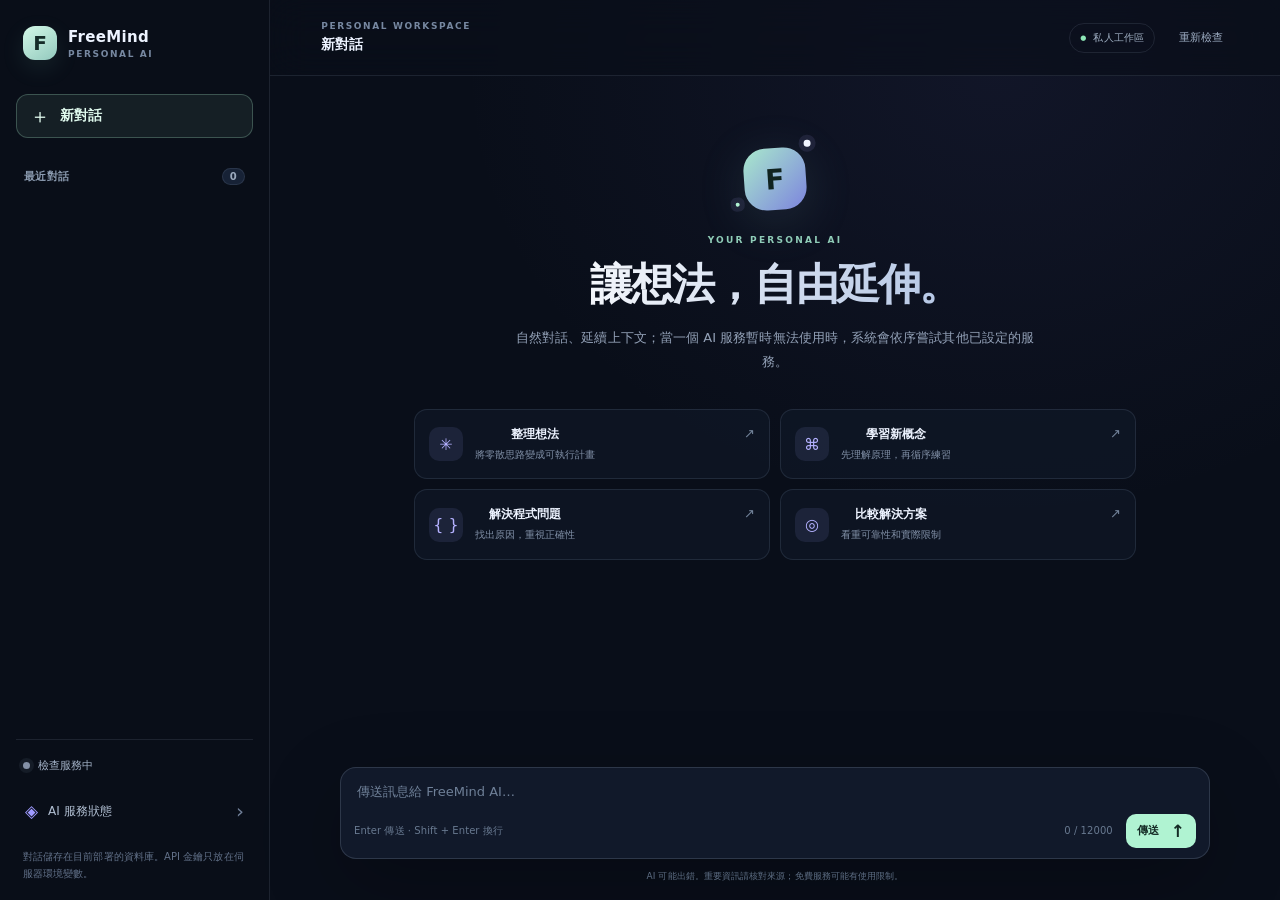
<file: FreeMindAI/static/index.html>
<!doctype html>
<html lang="zh-Hant">
<head>
  <meta charset="utf-8">
  <meta name="viewport" content="width=device-width, initial-scale=1">
  <meta name="theme-color" content="#0b1020">
  <meta name="description" content="FreeMind AI — 可切換模型、保留對話、遇到服務失效時自動備援的個人 AI 助手。">
  <title>FreeMind AI</title>
  <link rel="stylesheet" href="/static/style.css">
</head>
<body>
  <div class="app-shell">
    <aside class="sidebar" id="sidebar">
      <div class="brand-row">
        <div class="brand-mark" aria-hidden="true">F</div>
        <div class="brand-copy"><strong>FreeMind</strong><span>PERSONAL AI</span></div>
        <button class="icon-button mobile-only" id="closeSidebar" aria-label="關閉側邊欄">×</button>
      </div>
      <button class="new-chat-button" id="newChat"><span aria-hidden="true">＋</span> 新對話</button>
      <div class="section-label">最近對話 <span id="conversationCount">0</span></div>
      <nav class="conversation-list" id="conversationList" aria-label="對話紀錄"></nav>
      <div class="sidebar-bottom">
        <div class="server-indicator"><span class="status-dot" id="healthDot"></span><span id="healthLabel">檢查服務中</span></div>
        <button class="settings-button" id="openStatus"><span aria-hidden="true">◈</span> AI 服務狀態 <span class="chevron">›</span></button>
        <div class="sidebar-note">對話儲存在目前部署的資料庫。API 金鑰只放在伺服器環境變數。</div>
      </div>
    </aside>
    <div class="sidebar-scrim" id="sidebarScrim"></div>
    <main class="main-panel">
      <header class="topbar">
        <button class="icon-button mobile-only" id="openSidebar" aria-label="開啟側邊欄">☰</button>
        <div class="page-context"><span class="eyebrow">PERSONAL WORKSPACE</span><strong id="activeTitle">新對話</strong></div>
        <div class="topbar-right"><span class="secure-pill"><span>●</span> 私人工作區</span><button class="text-button" id="refreshStatus">重新檢查</button></div>
      </header>
      <section class="chat-scroll" id="chatScroll">
        <div class="welcome" id="welcome">
          <div class="welcome-orb"><span>F</span><i></i><b></b></div>
          <div class="welcome-kicker">YOUR PERSONAL AI</div>
          <h1>讓想法，自由延伸。</h1>
          <p>自然對話、延續上下文；當一個 AI 服務暫時無法使用時，系統會依序嘗試其他已設定的服務。</p>
          <div class="suggestion-grid">
            <button class="suggestion" data-prompt="幫我把一個想法整理成清楚的計畫。"><span class="suggestion-icon">✳</span><span><strong>整理想法</strong><small>將零散思路變成可執行計畫</small></span><span class="suggestion-arrow">↗</span></button>
            <button class="suggestion" data-prompt="請用容易理解的方式教我一個新概念，先說原理再舉例。"><span class="suggestion-icon">⌘</span><span><strong>學習新概念</strong><small>先理解原理，再循序練習</small></span><span class="suggestion-arrow">↗</span></button>
            <button class="suggestion" data-prompt="幫我檢查一段程式碼的錯誤，指出原因與穩定的修法。"><span class="suggestion-icon">{ }</span><span><strong>解決程式問題</strong><small>找出原因，重視正確性</small></span><span class="suggestion-arrow">↗</span></button>
            <button class="suggestion" data-prompt="幫我比較幾種解法，列出限制與風險，再推薦最穩定的一種。"><span class="suggestion-icon">◎</span><span><strong>比較解決方案</strong><small>看重可靠性和實際限制</small></span><span class="suggestion-arrow">↗</span></button>
          </div>
        </div>
        <div class="messages" id="messages" aria-live="polite"></div>
      </section>
      <footer class="composer-area">
        <div class="composer-wrap">
          <textarea id="messageInput" rows="1" maxlength="12000" placeholder="傳送訊息給 FreeMind AI…" aria-label="輸入訊息"></textarea>
          <div class="composer-controls"><span class="composer-hint">Enter 傳送 · Shift + Enter 換行</span><span class="char-count" id="charCount">0 / 12000</span><button id="sendButton" class="send-button" aria-label="傳送訊息"><span>傳送</span><span aria-hidden="true">↑</span></button></div>
        </div>
        <p class="disclaimer">AI 可能出錯。重要資訊請核對來源；免費服務可能有使用限制。</p>
      </footer>
    </main>
  </div>
  <div class="toast-region" id="toastRegion" aria-live="polite"></div>
  <dialog class="status-dialog" id="statusDialog">
    <div class="dialog-head"><div><span class="eyebrow">SYSTEM HEALTH</span><h2>AI 服務狀態</h2></div><button class="icon-button" id="closeStatus" aria-label="關閉">×</button></div>
    <p class="dialog-intro">只顯示服務狀態，不會在瀏覽器公開 API 金鑰。遇到限流時，失效的服務會暫時冷卻，避免不停重試。</p>
    <div class="provider-list" id="providerList"></div>
    <div class="dialog-footer"><span id="statusSummary">正在檢查…</span><button class="primary-button" id="statusRefreshButton">重新檢查</button></div>
  </dialog>
  <script src="/static/app.js" defer></script>
</body>
</html>
</file>
<file: static/style.css>
:root{color-scheme:dark;--bg:#090e19;--panel:#0d1422;--panel-2:#111b2c;--line:rgba(190,207,234,.11);--muted:#8796ad;--text:#edf3ff;--accent:#b0f3d2;--accent-ink:#142b25;--purple:#a8a2ff;--shadow:0 24px 80px rgba(0,0,0,.24)}
*{box-sizing:border-box}html,body{height:100%;margin:0}body{background:var(--bg);color:var(--text);font-family:Inter,ui-sans-serif,system-ui,-apple-system,BlinkMacSystemFont,"Segoe UI","Noto Sans TC",sans-serif;font-size:14px;letter-spacing:.005em}button,textarea{font:inherit}button{cursor:pointer}button:focus-visible,textarea:focus-visible{outline:2px solid var(--accent);outline-offset:3px}.app-shell{min-height:100dvh;display:grid;grid-template-columns:270px minmax(0,1fr);background:radial-gradient(ellipse at 78% 8%,rgba(91,88,171,.1),transparent 38%),var(--bg)}.sidebar{background:rgba(9,14,25,.94);border-right:1px solid var(--line);display:flex;flex-direction:column;padding:24px 16px 18px;min-height:100dvh;position:relative;z-index:4}.brand-row{height:38px;display:flex;gap:11px;align-items:center;padding:0 7px;margin-bottom:32px}.brand-mark{height:34px;width:34px;border-radius:12px;display:grid;place-items:center;background:linear-gradient(145deg,#d3f9e7,#93c9be);color:#152c28;font-weight:900;font-size:20px;box-shadow:0 8px 24px rgba(142,222,195,.1)}.brand-copy{display:flex;flex-direction:column;gap:3px}.brand-copy strong{font-size:15px;letter-spacing:.02em}.brand-copy span,.eyebrow{font-size:9px;letter-spacing:.18em;color:#7788a1;font-weight:800}.new-chat-button{height:44px;display:flex;align-items:center;gap:10px;padding:0 13px;border:1px solid rgba(176,243,210,.25);background:rgba(176,243,210,.07);border-radius:12px;color:#dff9ed;text-align:left;font-weight:650;transition:.18s}.new-chat-button:hover{background:rgba(176,243,210,.13);border-color:rgba(176,243,210,.5)}.new-chat-button span{font-size:20px;font-weight:400}.section-label{display:flex;justify-content:space-between;align-items:center;margin:30px 8px 12px;color:#8b9bb0;font-weight:700;font-size:11px;letter-spacing:.03em}.section-label span{background:#172236;border:1px solid var(--line);color:#9ba9bd;font-size:10px;padding:2px 7px;border-radius:999px}.conversation-list{display:flex;flex-direction:column;gap:4px;overflow:auto;max-height:calc(100dvh - 330px)}.conversation-item{display:flex;align-items:center;gap:5px;min-width:0;border:1px solid transparent;background:transparent;border-radius:9px;padding:10px 8px;text-align:left;color:#aebbd0;transition:.14s}.conversation-item:hover{background:#111b2b;color:#f3f6ff}.conversation-item.active{border-color:rgba(174,195,229,.1);background:#151f31;color:#edf3ff}.conversation-title{overflow:hidden;text-overflow:ellipsis;white-space:nowrap;flex:1;font-size:12px}.conversation-symbol{color:#71849f;font-size:14px}.delete-conversation{border:0;background:transparent;color:#687993;border-radius:6px;width:24px;height:24px;opacity:0;flex-shrink:0}.conversation-item:hover .delete-conversation,.delete-conversation:focus-visible{opacity:1}.delete-conversation:hover{color:#ffaaa9;background:#3c202a}.sidebar-bottom{margin-top:auto;padding-top:18px;border-top:1px solid var(--line)}.server-indicator{display:flex;align-items:center;gap:8px;padding:0 7px 15px;color:#a4b3c8;font-size:11px}.status-dot{width:7px;height:7px;border-radius:100%;background:#8491a7;box-shadow:0 0 0 4px rgba(132,145,167,.1)}.status-dot.healthy{background:#8ce5b6;box-shadow:0 0 0 4px rgba(140,229,182,.1)}.status-dot.error{background:#f49a9a;box-shadow:0 0 0 4px rgba(244,154,154,.1)}.settings-button{width:100%;display:flex;align-items:center;gap:10px;border:1px solid transparent;border-radius:9px;padding:10px 8px;color:#b1bfd2;background:transparent;text-align:left;font-size:12px}.settings-button:hover{background:#131e30}.settings-button>span:first-child{font-size:17px;color:#9f9aff}.settings-button .chevron{margin-left:auto;color:#718099;font-size:20px}.sidebar-note{color:#627189;font-size:10px;line-height:1.65;padding:15px 7px 0}.main-panel{min-width:0;min-height:100dvh;display:flex;flex-direction:column}.topbar{height:76px;display:flex;align-items:center;justify-content:space-between;padding:0 clamp(20px,4vw,58px);border-bottom:1px solid var(--line);background:rgba(10,15,26,.64);backdrop-filter:blur(18px)}.page-context{display:flex;flex-direction:column;gap:5px;min-width:0}.page-context strong{font-size:14px;max-width:50vw;overflow:hidden;text-overflow:ellipsis;white-space:nowrap}.topbar-right{display:flex;align-items:center;gap:18px}.secure-pill{border:1px solid var(--line);border-radius:999px;padding:7px 10px;color:#9faec2;font-size:10px;display:flex;align-items:center;gap:7px}.secure-pill span{color:#8de6b7;font-size:7px}.text-button{border:0;background:transparent;color:#9cabc1;font-size:11px}.text-button:hover{color:var(--accent)}.chat-scroll{flex:1;overflow:auto;min-height:0;scroll-behavior:smooth}.welcome{max-width:770px;margin:clamp(38px,8vh,82px) auto 42px;padding:0 24px;text-align:center}.welcome-orb{position:relative;width:62px;height:62px;margin:0 auto 25px;border-radius:22px;display:grid;place-items:center;background:linear-gradient(135deg,rgba(177,244,213,.95),rgba(144,152,255,.85));color:#10231f;font-size:28px;font-weight:900;box-shadow:0 10px 50px rgba(127,183,195,.15);transform:rotate(-4deg)}.welcome-orb i,.welcome-orb b{position:absolute;width:7px;height:7px;border-radius:100%;background:#f0f5ff;top:-6px;right:-7px;box-shadow:0 0 0 5px rgba(171,167,255,.1)}.welcome-orb b{width:4px;height:4px;top:auto;right:auto;left:-10px;bottom:6px;background:#b0f3d2}.welcome-kicker{font-size:9px;letter-spacing:.25em;font-weight:800;color:#90cdb8;margin-bottom:14px}.welcome h1{font-size:clamp(29px,4vw,43px);letter-spacing:-.045em;line-height:1.2;margin:0 0 15px;font-weight:730;background:linear-gradient(100deg,#fff 15%,#a7bce0 85%);-webkit-background-clip:text;background-clip:text;color:transparent}.welcome>p{font-size:13px;line-height:1.9;color:#93a1b7;max-width:520px;margin:0 auto}.suggestion-grid{display:grid;grid-template-columns:repeat(2,minmax(0,1fr));gap:10px;margin-top:34px;text-align:left}.suggestion{display:flex;align-items:center;gap:12px;min-width:0;border:1px solid rgba(173,194,227,.12);background:rgba(16,25,41,.65);padding:16px 14px;border-radius:13px;color:var(--text);transition:transform .15s,border-color .15s,background .15s}.suggestion:hover{transform:translateY(-2px);border-color:rgba(176,243,210,.35);background:#121e2e}.suggestion-icon{flex-shrink:0;height:34px;width:34px;border-radius:10px;display:grid;place-items:center;background:rgba(156,166,255,.1);color:#b4b1ff;font-size:16px}.suggestion>span:nth-child(2){min-width:0;display:flex;flex-direction:column;gap:5px}.suggestion strong{font-size:12px;font-weight:650}.suggestion small{font-size:10px;color:#8291a8;line-height:1.45}.suggestion-arrow{margin-left:auto;align-self:flex-start;color:#72839a;font-size:13px}.messages{display:flex;flex-direction:column;gap:26px;max-width:870px;margin:0 auto;padding:20px 28px 36px}.message-row{display:grid;grid-template-columns:34px minmax(0,1fr);gap:13px;animation:fadeUp .22s ease both}.message-avatar{width:32px;height:32px;border-radius:11px;display:grid;place-items:center;font-size:12px;font-weight:800;background:#1a2940;color:#c2cfec}.message-row.assistant .message-avatar{background:linear-gradient(140deg,#caf4df,#a8a7ff);color:#192d2a}.message-body{min-width:0;padding-top:3px}.message-meta{display:flex;align-items:center;gap:9px;margin-bottom:10px;font-size:11px;color:#9baac0}.message-meta strong{font-size:12px;color:#e3eaf6;font-weight:680}.message-meta .meta-detail{color:#6f8199;font-size:10px}.message-content{font-size:14px;line-height:1.9;color:#d4ddec;white-space:pre-wrap;overflow-wrap:anywhere}.message-row.user .message-content{color:#f0f3fc}.message-content code{font-family:ui-monospace,SFMono-Regular,Consolas,monospace;background:#1b2538;padding:2px 5px;border-radius:5px}.message-content pre{overflow:auto;background:#080d17;border:1px solid var(--line);border-radius:10px;padding:13px}.message-content pre code{background:transparent;padding:0}.message-error{color:#ffb8b8;border-left:2px solid #e88181;padding:8px 12px;margin-top:10px;background:rgba(190,73,73,.07);font-size:12px;line-height:1.6}.typing-indicator{display:flex;gap:5px;padding:8px 0}.typing-indicator i{width:5px;height:5px;background:#94bcae;border-radius:50%;animation:pulse 1s infinite ease-in-out}.typing-indicator i:nth-child(2){animation-delay:.15s}.typing-indicator i:nth-child(3){animation-delay:.3s}.composer-area{width:100%;padding:14px 26px 17px;background:linear-gradient(180deg,rgba(9,14,25,0),rgba(9,14,25,.94) 20%)}.composer-wrap{max-width:870px;margin:0 auto;border:1px solid rgba(183,202,232,.17);background:rgba(18,27,43,.96);border-radius:16px;padding:13px 13px 10px;box-shadow:var(--shadow);transition:border-color .2s}.composer-wrap:focus-within{border-color:rgba(176,243,210,.47)}#messageInput{display:block;width:100%;resize:none;min-height:31px;max-height:200px;border:0;outline:0;background:transparent;color:#eff4ff;padding:0 3px 11px;line-height:1.7;font-size:13px}#messageInput::placeholder{color:#6f8098}.composer-controls{display:flex;align-items:center;gap:13px}.composer-hint,.char-count{color:#687990;font-size:10px}.char-count{margin-left:auto}.send-button{border:0;border-radius:10px;background:var(--accent);color:var(--accent-ink);height:34px;padding:0 11px;display:flex;align-items:center;gap:12px;font-size:11px;font-weight:800;transition:.18s}.send-button:hover{background:#c9f8e0;transform:translateY(-1px)}.send-button:disabled{opacity:.4;cursor:not-allowed;transform:none}.send-button span:last-child{font-size:17px}.disclaimer{max-width:870px;margin:10px auto 0;text-align:center;color:#5d6d83;font-size:9px;line-height:1.6}.icon-button{width:32px;height:32px;border:1px solid var(--line);background:rgba(255,255,255,.025);border-radius:9px;color:#a7b4c8;font-size:18px;display:grid;place-items:center}.icon-button:hover{background:#182439;color:white}.mobile-only{display:none}.sidebar-scrim{display:none}.toast-region{position:fixed;right:20px;bottom:20px;z-index:20;display:flex;flex-direction:column;gap:8px}.toast{max-width:min(420px,calc(100vw - 40px));padding:12px 15px;border:1px solid rgba(181,201,231,.18);background:#151f31;border-radius:11px;color:#e1eaf7;box-shadow:var(--shadow);font-size:12px;line-height:1.6;animation:fadeUp .2s ease}.status-dialog{border:1px solid rgba(178,199,231,.18);border-radius:20px;background:#101827;color:var(--text);padding:23px;width:min(520px,calc(100vw - 26px));box-shadow:0 35px 120px rgba(0,0,0,.55)}.status-dialog::backdrop{background:rgba(1,4,11,.7);backdrop-filter:blur(5px)}.dialog-head{display:flex;justify-content:space-between;align-items:center}.dialog-head h2{font-size:21px;margin:7px 0 0}.dialog-intro{font-size:12px;line-height:1.75;color:#8d9cb2;margin:17px 0}.provider-list{display:flex;flex-direction:column;gap:8px}.provider-card{border:1px solid var(--line);background:rgba(255,255,255,.02);border-radius:11px;padding:12px 13px;display:flex;align-items:center;gap:11px}.provider-state-dot{height:7px;width:7px;border-radius:50%;background:#8ce5b6;flex-shrink:0}.provider-state-dot.cooldown{background:#f6c56f}.provider-main{min-width:0;flex:1}.provider-name{font-weight:700;font-size:12px}.provider-model{font-size:10px;color:#7c8da4;margin-top:4px;overflow-wrap:anywhere}.provider-status{font-size:10px;text-align:right;color:#8fa0b6;max-width:130px;line-height:1.5}.empty-providers{border:1px dashed rgba(178,199,231,.18);border-radius:11px;padding:19px;color:#8999af;text-align:center;font-size:12px;line-height:1.8}.dialog-footer{display:flex;justify-content:space-between;align-items:center;gap:12px;margin-top:17px;color:#8392a9;font-size:10px}.primary-button{border:0;border-radius:9px;background:#b0f3d2;color:#18332a;font-size:11px;font-weight:800;padding:9px 12px}.primary-button:hover{background:#d0f9e5}@keyframes fadeUp{from{opacity:0;transform:translateY(5px)}to{opacity:1;transform:translateY(0)}}@keyframes pulse{0%,70%,100%{opacity:.3;transform:translateY(0)}35%{opacity:1;transform:translateY(-3px)}}
@media(min-width:1500px){.messages,.composer-wrap,.disclaimer{max-width:920px}.welcome{margin-top:100px}}@media(max-width:760px){.app-shell{grid-template-columns:minmax(0,1fr)}.sidebar{position:fixed;left:0;top:0;bottom:0;width:min(290px,88vw);min-height:100dvh;transform:translateX(-103%);transition:transform .22s ease;box-shadow:var(--shadow)}.sidebar.open{transform:translateX(0)}.sidebar-scrim.active{display:block;position:fixed;inset:0;background:rgba(0,0,0,.55);z-index:3}.mobile-only{display:grid}.brand-row .mobile-only{margin-left:auto}.topbar{height:67px;padding:0 15px;gap:12px}.topbar-right{gap:10px}.secure-pill{display:none}.page-context{flex:1}.page-context strong{max-width:55vw}.text-button{font-size:10px}.welcome{margin:40px auto 28px;padding:0 20px}.welcome-orb{margin-bottom:21px}.welcome h1{font-size:31px}.welcome>p{font-size:12px}.suggestion-grid{grid-template-columns:1fr;gap:8px;margin-top:25px}.suggestion{padding:12px}.suggestion small{font-size:10px}.messages{padding:18px 16px 26px;gap:22px}.message-row{grid-template-columns:29px minmax(0,1fr);gap:10px}.message-avatar{width:28px;height:28px;border-radius:9px}.message-content{font-size:13px}.composer-area{padding:10px 12px 13px}.composer-wrap{border-radius:14px}.composer-hint{display:none}.disclaimer{font-size:9px;padding:0 10px}.status-dialog{padding:18px}.provider-status{max-width:105px}}@media(prefers-reduced-motion:reduce){*,*::before,*::after{animation-duration:.01ms!important;animation-iteration-count:1!important;scroll-behavior:auto!important;transition-duration:.01ms!important}}

.attachment-row{display:flex;align-items:center;gap:10px;flex-wrap:wrap;padding:10px 13px 0}.attach-button{border:1px solid var(--line);border-radius:9px;background:rgba(255,255,255,.04);color:var(--text);padding:7px 10px;font-size:11px;cursor:pointer}.attach-button:hover{border-color:var(--mint);color:var(--mint)}#attachmentHint{color:var(--muted);font-size:10px}.attachment-list{display:flex;gap:7px;flex-wrap:wrap;padding:7px 13px 0}.attachment-chip{display:inline-flex;align-items:center;gap:7px;max-width:100%;padding:5px 8px;border-radius:8px;background:rgba(176,243,210,.09);border:1px solid rgba(176,243,210,.2);font-size:10px;color:var(--text);overflow-wrap:anywhere}.attachment-chip button{border:0;background:transparent;color:var(--muted);font-size:15px;cursor:pointer;padding:0 2px}.attachment-chip button:hover{color:#ff9eaa}
</file>
